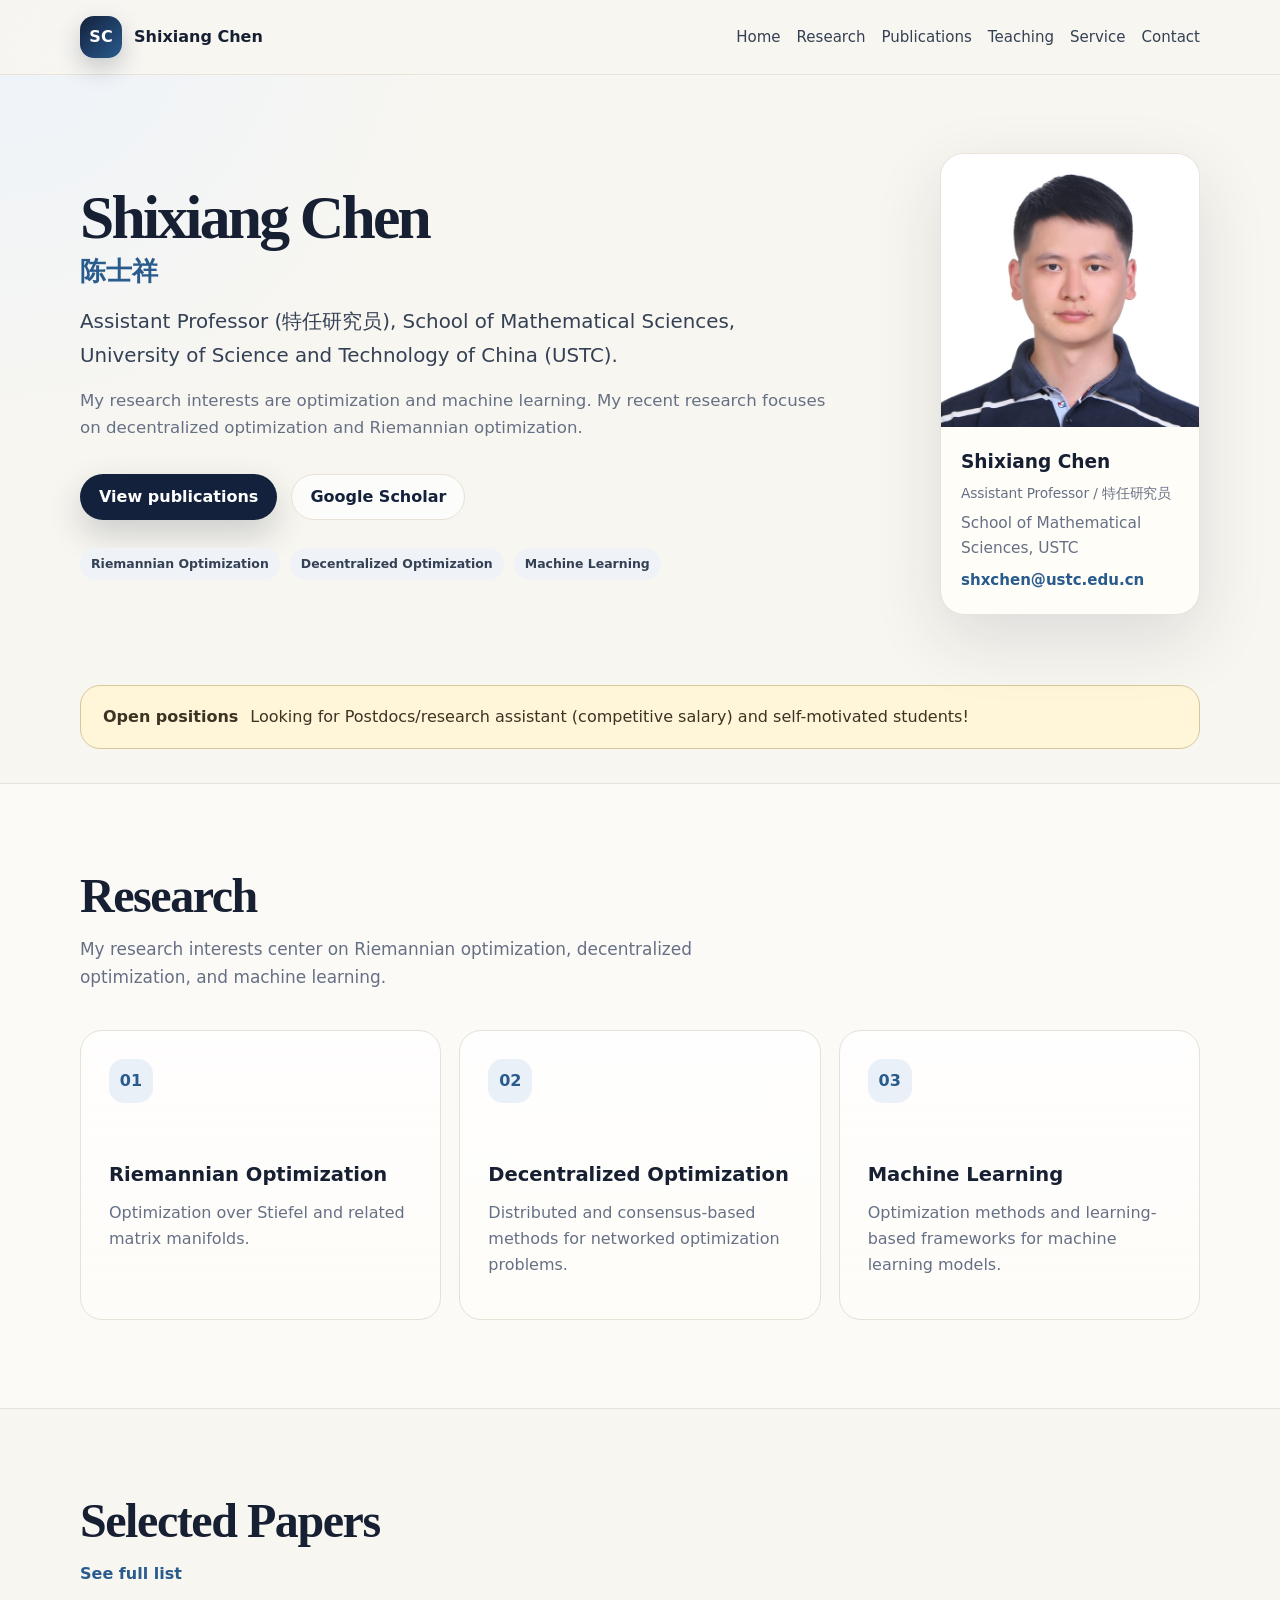
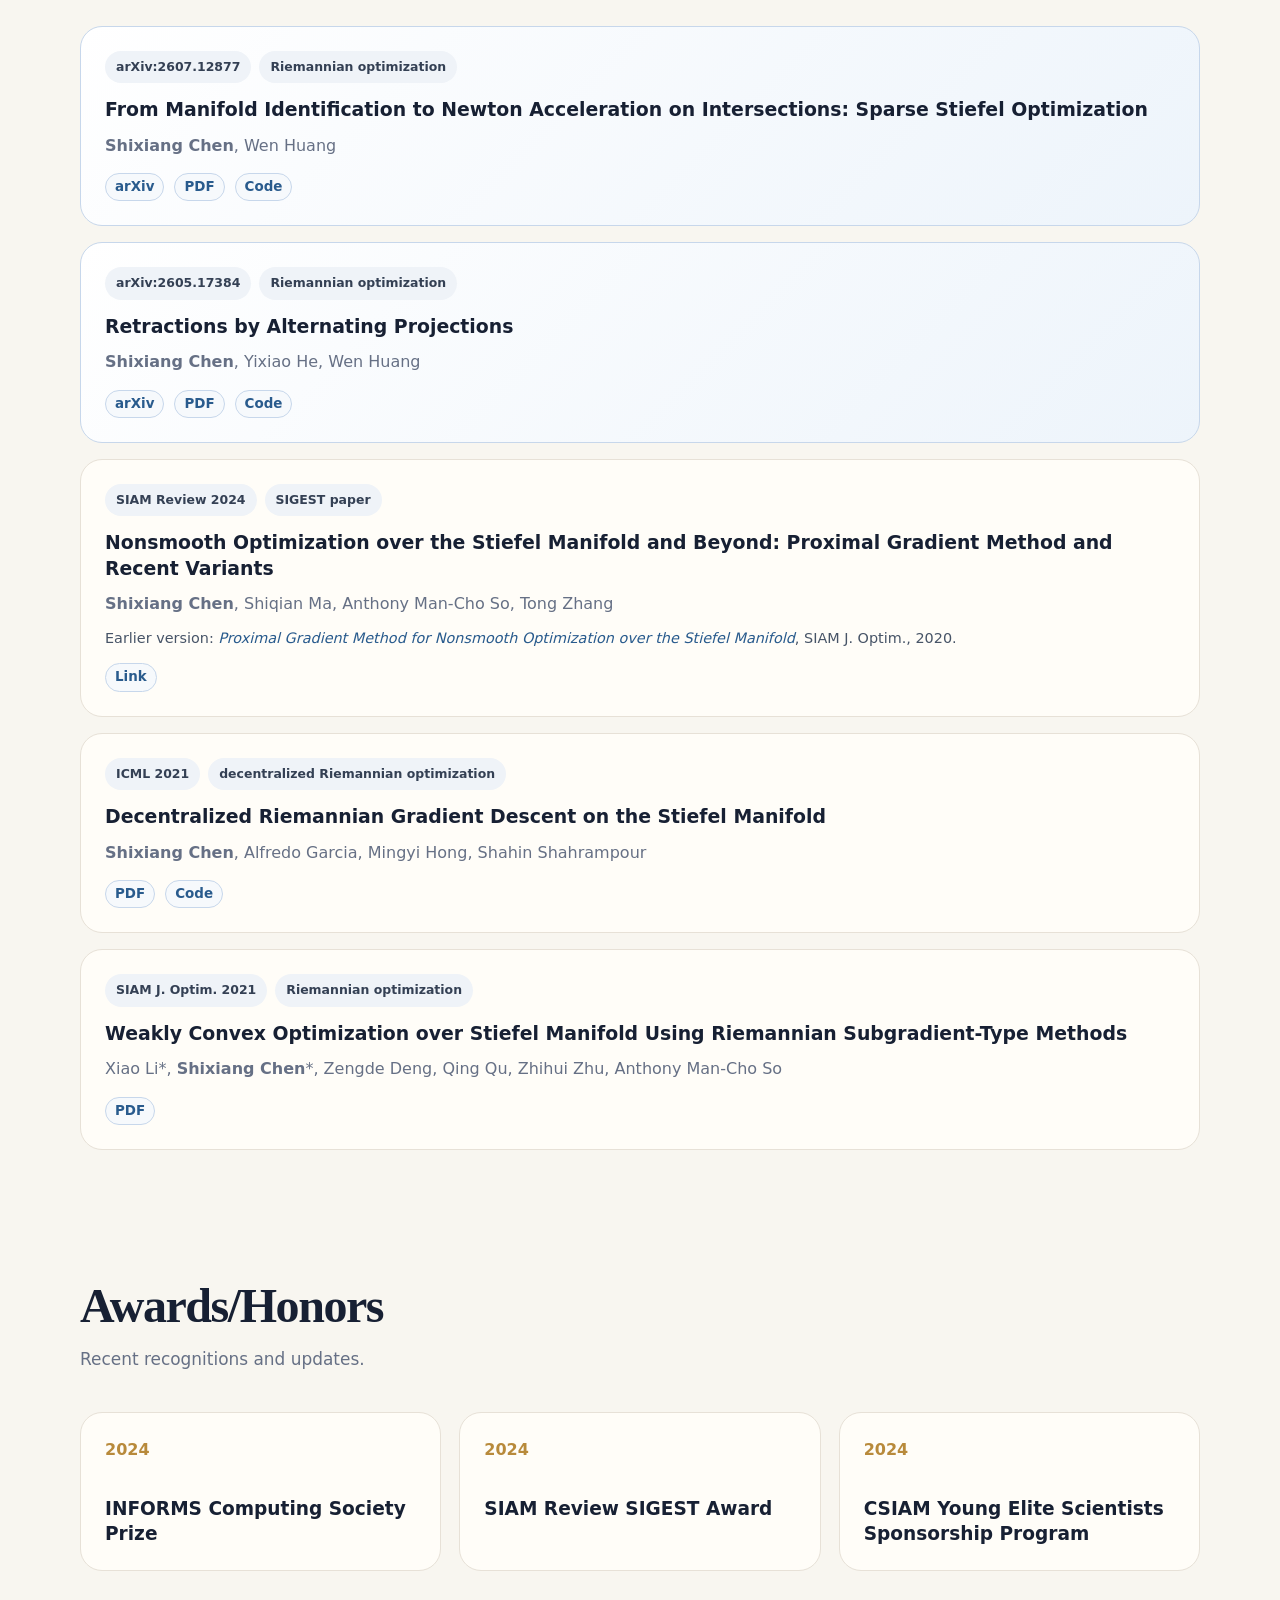
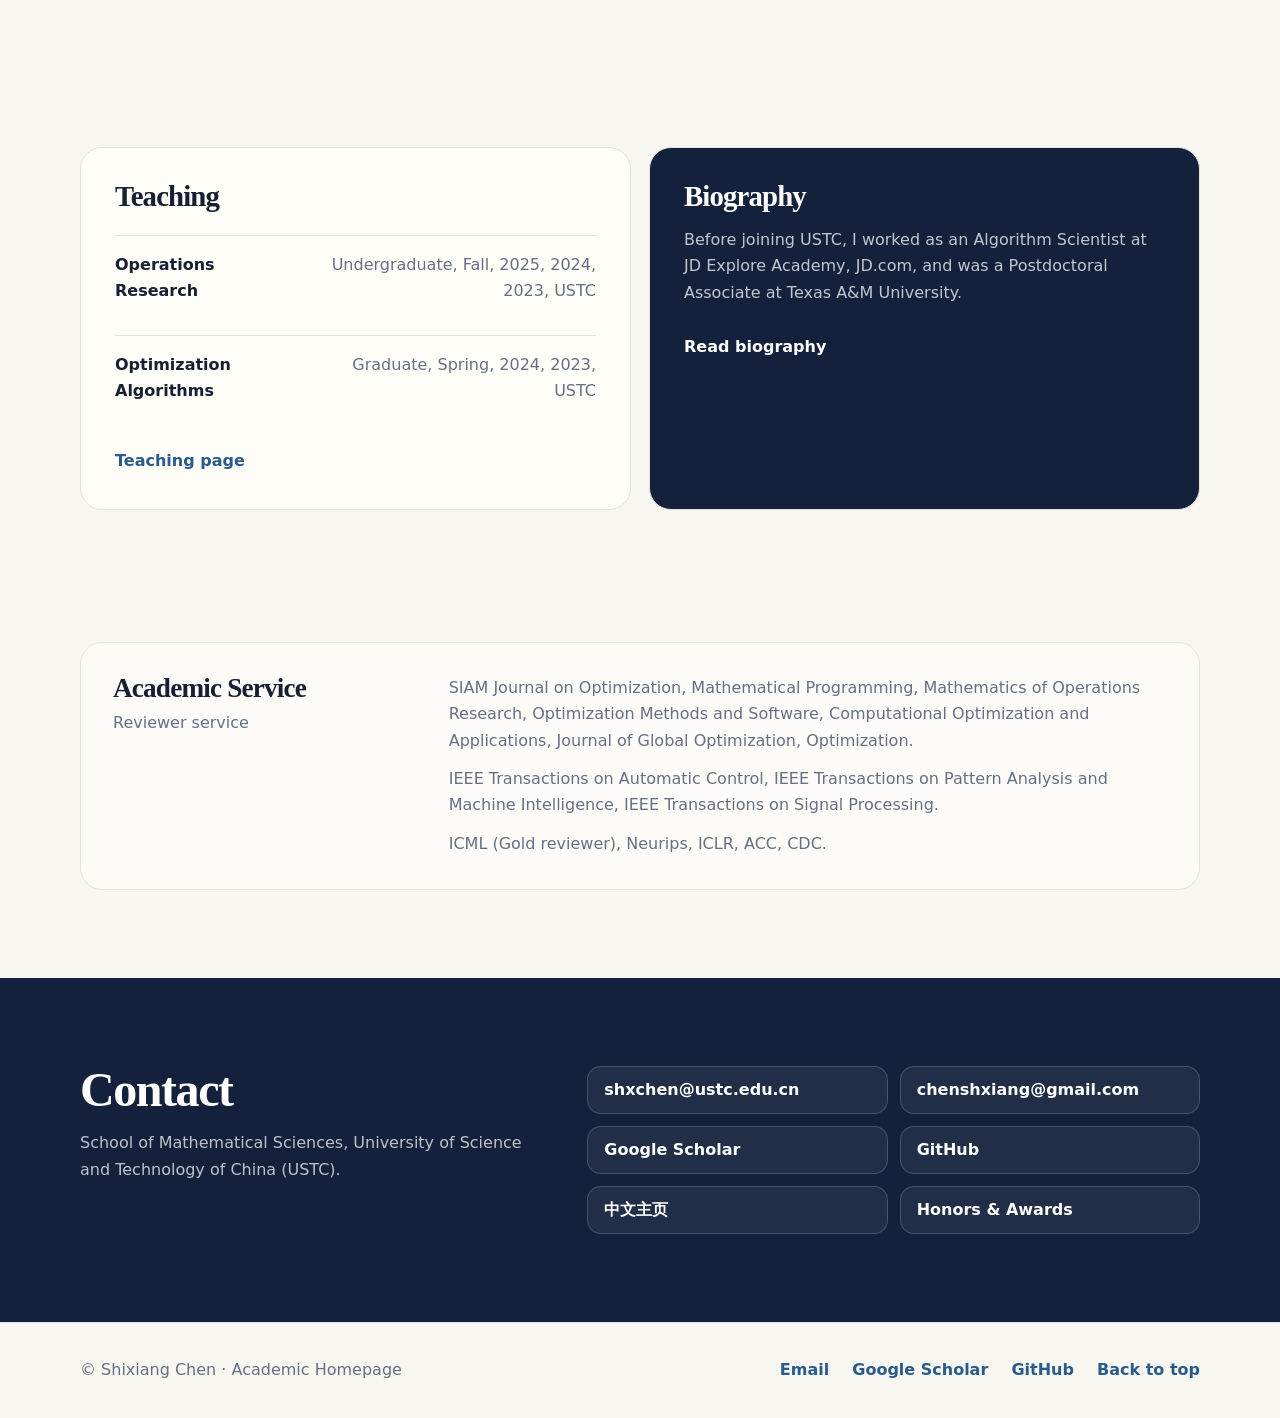
<file: index.html>
<!doctype html>
<html lang="en">
<head>
  <meta charset="utf-8" />
  <meta name="viewport" content="width=device-width, initial-scale=1" />
  <meta name="generator" content="jemdoc, see http://jemdoc.jaboc.net/" />
  <meta name="description" content="Shixiang Chen's academic homepage. Research in optimization, machine learning, decentralized optimization, and Riemannian optimization." />
  <link rel="stylesheet" href="jemdoc.css" type="text/css" />
  <link rel="shortcut icon" href="favicon.ico" />
  <link rel="bookmark" href="favicon.ico" type="image/x-icon" />
  <title>Shixiang Chen's Homepage (陈士祥)</title>
</head>
<body class="home-page">
  <header class="site-header">
    <div class="container nav-wrap">
      <a class="brand" href="#top" aria-label="Shixiang Chen homepage">
        <span class="brand-mark" aria-hidden="true">SC</span>
        <span class="brand-text">Shixiang Chen</span>
      </a>
      <nav class="nav-links" aria-label="Primary navigation">
        <a href="#top">Home</a>
        <a href="#research">Research</a>
        <a href="Publications.html">Publications</a>
        <a href="#teaching">Teaching</a>
        <a href="#service">Service</a>
        <a href="#contact">Contact</a>
      </nav>
    </div>
  </header>

  <main id="top">
    <section class="hero section-pad">
      <div class="container hero-grid">
        <div class="hero-copy">
          <h1>Shixiang Chen <span>陈士祥</span></h1>
          <p class="lead">
            Assistant Professor (特任研究员), School of Mathematical Sciences,
            University of Science and Technology of China (USTC).
          </p>
          <p class="hero-summary">
            My research interests are optimization and machine learning. My recent research focuses on
            decentralized optimization and Riemannian optimization.
          </p>
          <div class="hero-actions" aria-label="Key links">
            <a class="btn primary" href="#publications">View publications</a>
            <a class="btn ghost" href="https://scholar.google.com.hk/citations?user=WChDBRkAAAAJ&amp;hl">Google Scholar</a>
          </div>
          <div class="research-tags" aria-label="Research areas">
            <span>Riemannian Optimization</span>
            <span>Decentralized Optimization</span>
            <span>Machine Learning</span>
          </div>
        </div>
        <aside class="profile-card" aria-label="Profile">
          <img src="photos/bio.jpg" alt="Portrait of Shixiang Chen" />
          <div class="profile-info">
            <h2>Shixiang Chen</h2>
            <p class="profile-role">Assistant Professor / 特任研究员</p>
            <p>School of Mathematical Sciences, USTC</p>
            <a href="mailto:shxchen@ustc.edu.cn">shxchen@ustc.edu.cn</a>
          </div>
        </aside>
      </div>
    </section>

    <section class="notice-strip" aria-label="Open positions">
      <div class="container notice-inner">
        <strong>Open positions</strong>
        <span>Looking for Postdocs/research assistant (competitive salary) and self-motivated students!</span>
      </div>
    </section>

    <section id="research" class="section-pad muted">
      <div class="container">
        <div class="section-heading">
          <h2>Research</h2>
          <p>My research interests center on Riemannian optimization, decentralized optimization, and machine learning.</p>
        </div>
        <div class="research-grid">
          <article class="topic-card">
            <span class="topic-number">01</span>
            <h3>Riemannian Optimization</h3>
            <p>Optimization over Stiefel and related matrix manifolds.</p>
          </article>
          <article class="topic-card">
            <span class="topic-number">02</span>
            <h3>Decentralized Optimization</h3>
            <p>Distributed and consensus-based methods for networked optimization problems.</p>
          </article>
          <article class="topic-card">
            <span class="topic-number">03</span>
            <h3>Machine Learning</h3>
            <p>Optimization methods and learning-based frameworks for machine learning models.</p>
          </article>
        </div>
      </div>
    </section>

    <section id="publications" class="section-pad">
      <div class="container">
        <div class="section-heading">
          <h2>Selected Papers</h2>
          <a class="text-link" href="Publications.html">See full list</a>
        </div>
        <div class="paper-list">
          <article class="paper-card featured">
            <div class="paper-meta"><span>arXiv:2607.12877</span><span>Riemannian optimization</span></div>
            <h3>From Manifold Identification to Newton Acceleration on Intersections: Sparse Stiefel Optimization</h3>
            <p><strong>Shixiang Chen</strong>, Wen Huang</p>
            <p class="paper-links">
              <a href="https://arxiv.org/abs/2607.12877">arXiv</a>
              <a href="https://arxiv.org/pdf/2607.12877">PDF</a>
              <a href="https://github.com/chenshixiang/manifold_mix">Code</a>
            </p>
          </article>
          <article class="paper-card featured">
            <div class="paper-meta"><span>arXiv:2605.17384</span><span>Riemannian optimization</span></div>
            <h3>Retractions by Alternating Projections</h3>
            <p><strong>Shixiang Chen</strong>, Yixiao He, Wen Huang</p>
            <p class="paper-links">
              <a href="https://arxiv.org/abs/2605.17384">arXiv</a>
              <a href="https://arxiv.org/pdf/2605.17384">PDF</a>
              <a href="https://github.com/chenshixiang/ManifoldIntersections">Code</a>
            </p>
          </article>
          <article class="paper-card">
            <div class="paper-meta"><span>SIAM Review 2024</span><span>SIGEST paper</span></div>
            <h3>Nonsmooth Optimization over the Stiefel Manifold and Beyond: Proximal Gradient Method and Recent Variants</h3>
            <p><strong>Shixiang Chen</strong>, Shiqian Ma, Anthony Man-Cho So, Tong Zhang</p>
            <p class="paper-note">Earlier version: <a href="https://epubs.siam.org/doi/10.1137/18M122457X"><em>Proximal Gradient Method for Nonsmooth Optimization over the Stiefel Manifold</em></a>, SIAM J. Optim., 2020.</p>
            <p class="paper-links"><a href="https://epubs.siam.org/doi/10.1137/24M1628578">Link</a></p>
          </article>
          <article class="paper-card">
            <div class="paper-meta"><span>ICML 2021</span><span>decentralized Riemannian optimization</span></div>
            <h3>Decentralized Riemannian Gradient Descent on the Stiefel Manifold</h3>
            <p><strong>Shixiang Chen</strong>, Alfredo Garcia, Mingyi Hong, Shahin Shahrampour</p>
            <p class="paper-links">
              <a href="http://proceedings.mlr.press/v139/chen21g/chen21g.pdf">PDF</a>
              <a href="https://github.com/chenshixiang/Decentralized_Riemannian_gradient_descent_on_Stiefel_manifold">Code</a>
            </p>
          </article>
          <article class="paper-card">
            <div class="paper-meta"><span>SIAM J. Optim. 2021</span><span>Riemannian optimization</span></div>
            <h3>Weakly Convex Optimization over Stiefel Manifold Using Riemannian Subgradient-Type Methods</h3>
            <p>Xiao Li*, <strong>Shixiang Chen</strong>*, Zengde Deng, Qing Qu, Zhihui Zhu, Anthony Man-Cho So</p>
            <p class="paper-links"><a href="https://arxiv.org/pdf/1911.05047.pdf">PDF</a></p>
          </article>
        </div>
      </div>
    </section>

    <section id="awards" class="section-pad compact">
      <div class="container">
        <div class="section-heading">
          <h2>Awards/Honors</h2>
          <p>Recent recognitions and updates.</p>
        </div>
        <div class="highlight-grid">
          <article class="highlight-card">
            <span>2024</span>
            <h3>INFORMS Computing Society Prize</h3>
          </article>
          <article class="highlight-card">
            <span>2024</span>
            <h3>SIAM Review SIGEST Award</h3>
          </article>
          <article class="highlight-card">
            <span>2024</span>
            <h3>CSIAM Young Elite Scientists Sponsorship Program</h3>
          </article>
        </div>
      </div>
    </section>

    <section id="teaching" class="section-pad">
      <div class="container two-column">
        <div class="panel">
          <h2>Teaching</h2>
          <ul class="clean-list">
            <li><strong>Operations Research</strong><span>Undergraduate, Fall, 2025, 2024, 2023, USTC</span></li>
            <li><strong>Optimization Algorithms</strong><span>Graduate, Spring, 2024, 2023, USTC</span></li>
          </ul>
          <p class="panel-link"><a href="Teaching.html">Teaching page</a></p>
        </div>
        <div class="panel accent-panel">
          <h2>Biography</h2>
          <p>
            Before joining USTC, I worked as an Algorithm Scientist at JD Explore Academy, JD.com,
            and was a Postdoctoral Associate at Texas A&amp;M University.
          </p>
          <p class="panel-link"><a href="Biography.html">Read biography</a></p>
        </div>
      </div>
    </section>

    <section id="service" class="section-pad compact">
      <div class="container service-box">
        <div>
          <h2>Academic Service</h2>
          <p class="muted-text">Reviewer service</p>
        </div>
        <div>
          <p>
            SIAM Journal on Optimization, Mathematical Programming, Mathematics of Operations Research,
            Optimization Methods and Software, Computational Optimization and Applications,
            Journal of Global Optimization, Optimization.
          </p>
          <p>
            IEEE Transactions on Automatic Control, IEEE Transactions on Pattern Analysis and Machine Intelligence,
            IEEE Transactions on Signal Processing.
          </p>
          <p>ICML (Gold reviewer), Neurips, ICLR, ACC, CDC.</p>
        </div>
      </div>
    </section>

    <section id="contact" class="section-pad contact-section">
      <div class="container contact-grid">
        <div>
          <h2>Contact</h2>
          <p>School of Mathematical Sciences, University of Science and Technology of China (USTC).</p>
        </div>
        <div class="contact-links">
          <a href="mailto:shxchen@ustc.edu.cn">shxchen@ustc.edu.cn</a>
          <a href="mailto:chenshxiang@gmail.com">chenshxiang@gmail.com</a>
          <a href="https://scholar.google.com.hk/citations?user=WChDBRkAAAAJ&amp;hl">Google Scholar</a>
          <a href="https://github.com/chenshixiang">GitHub</a>
          <a href="http://faculty.ustc.edu.cn/chenshixiang/zh_CN/index.htm">中文主页</a>
          <a href="Recognition.html">Honors &amp; Awards</a>
        </div>
      </div>
    </section>
  </main>

  <footer class="footer">
    <div class="container footer-inner">
      <p>© Shixiang Chen · Academic Homepage</p>
      <div>
        <a href="mailto:shxchen@ustc.edu.cn">Email</a>
        <a href="https://scholar.google.com.hk/citations?user=WChDBRkAAAAJ&amp;hl">Google Scholar</a>
        <a href="https://github.com/chenshixiang">GitHub</a>
        <a href="#top">Back to top</a>
      </div>
    </div>
  </footer>
<!-- Statcounter: invisible visitor statistics. -->
<script type="text/javascript">
var sc_project=13353616;
var sc_invisible=1;
var sc_security="07c4f4b8";
</script>
<script type="text/javascript" src="https://www.statcounter.com/counter/counter.js" async="async"></script>
<noscript><div class="statcounter" style="display:none"><img class="statcounter" src="https://c.statcounter.com/13353616/0/07c4f4b8/1/" alt="" referrerpolicy="no-referrer-when-downgrade" /></div></noscript>
<!-- End of Statcounter code. -->
</body>
</html>
</file>
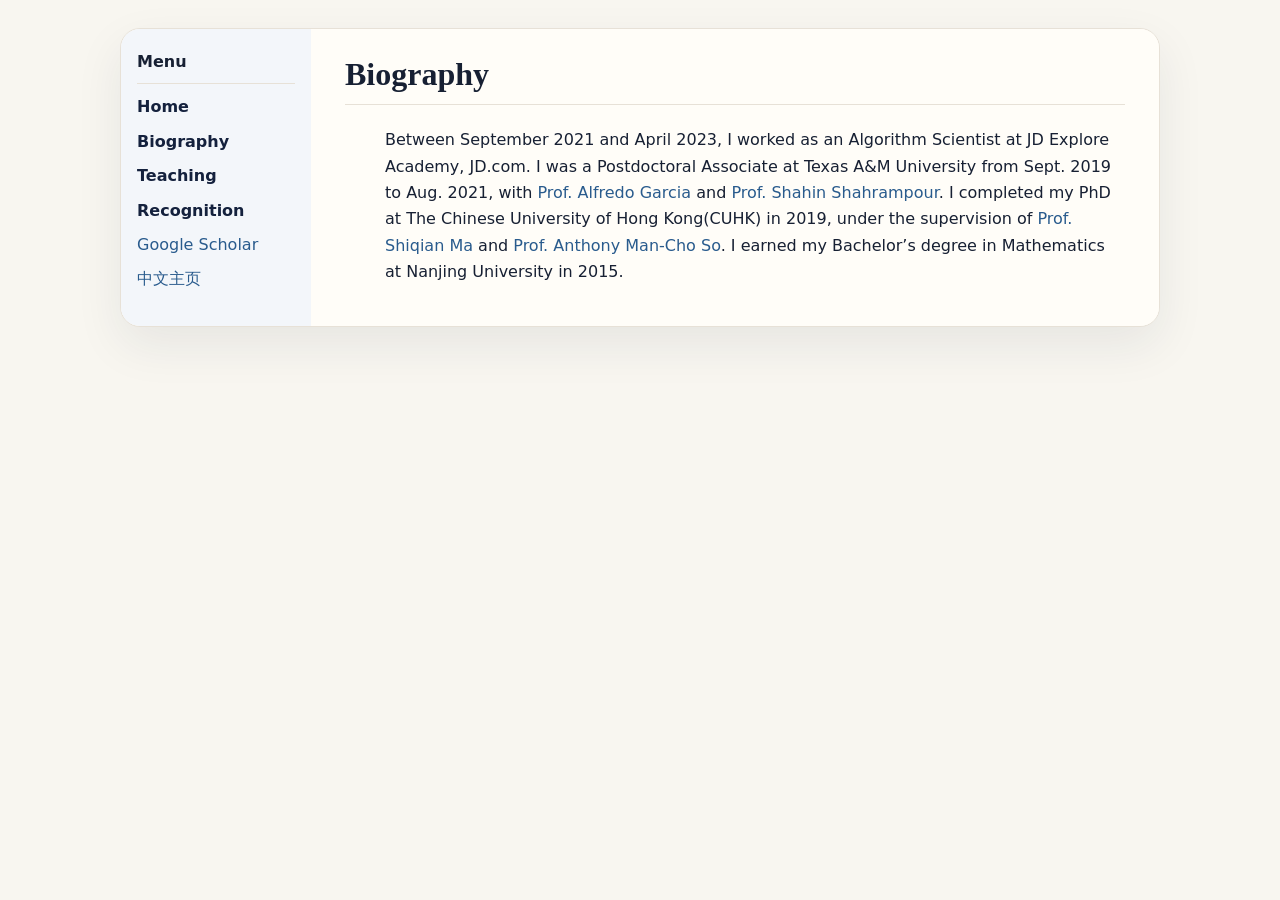
<file: Biography.html>
<!DOCTYPE html PUBLIC "-//W3C//DTD XHTML 1.1//EN"
  "http://www.w3.org/TR/xhtml11/DTD/xhtml11.dtd">
<html xmlns="http://www.w3.org/1999/xhtml" xml:lang="en">
<head>
<meta name="generator" content="jemdoc, see http://jemdoc.jaboc.net/" />
<meta http-equiv="Content-Type" content="text/html;charset=utf-8" />
<link rel="stylesheet" href="jemdoc.css" type="text/css" />
<link rel="shortcut icon" href="favicon.ico" />
<link rel="bookmark" href="favicon.ico" type="image/x-icon"　/>
<title> Honors </title>
</head>
<body>
<table summary="Table for page layout." id="tlayout">
<tr valign="top">
<td id="layout-menu">
<div class="menu-category">Menu</div>
<div class="menu-item"><a href="index.html" class="current">Home</a></div>
<div class="menu-item"><a href="Biography.html" class="current">Biography</a></div>
<div class="menu-item"><a href="Teaching.html" class="current">Teaching</a></div>
<div class="menu-item"><a href="Recognition.html" class="current">Recognition</a></div>
<div class="menu-item"><a href="https://scholar.google.com.hk/citations?user=WChDBRkAAAAJ&hl">Google Scholar</a></div>
<div class="menu-item"><a href="http://faculty.ustc.edu.cn/chenshixiang/zh_CN/index.htm">中文主页</a></div>
<!-- <div class="menu-item"><a href="https://www.researchgate.net/profile/Shixiang-Chen">ResearchGate</a></div> -->
<!-- <div class="menu-item"><a href="https://github.com/chenshixiang">GitHub</a></div> -->
</td>
<td id="layout-content">
<div id="toptitle">
<h1> Biography </h1>
</div>
<ul>
  Between September 2021 and April 2023, I worked as an Algorithm Scientist at JD Explore Academy, JD.com. I was a Postdoctoral Associate at Texas A&M University from Sept. 2019 to Aug. 2021, with <a href="https://engineering.tamu.edu/industrial/profiles/garcia-alfredo.html" >Prof. Alfredo Garcia</a> and <a href="https://coe.northeastern.edu/people/shahrampour-shahin/#_ga=2.165999222.955764217.1626195076-130449722.1593384374">Prof. Shahin Shahrampour</a>. 
I completed my PhD at The Chinese University of Hong Kong(CUHK) in 2019, under the supervision of <a href="http://sqma.rice.edu/">Prof. Shiqian Ma</a> and <a href="https://www1.se.cuhk.edu.hk/~manchoso/">Prof. Anthony Man-Cho So</a>. I earned my Bachelor’s degree in Mathematics at Nanjing University in 2015.
</ul>
</td>
</tr>
</table>
<!-- Statcounter: invisible visitor statistics. -->
<script type="text/javascript">
var sc_project=13353616;
var sc_invisible=1;
var sc_security="07c4f4b8";
</script>
<script type="text/javascript" src="https://www.statcounter.com/counter/counter.js" async="async"></script>
<noscript><div class="statcounter" style="display:none"><img class="statcounter" src="https://c.statcounter.com/13353616/0/07c4f4b8/1/" alt="" referrerpolicy="no-referrer-when-downgrade" /></div></noscript>
<!-- End of Statcounter code. -->
</body>
</html>
</file>
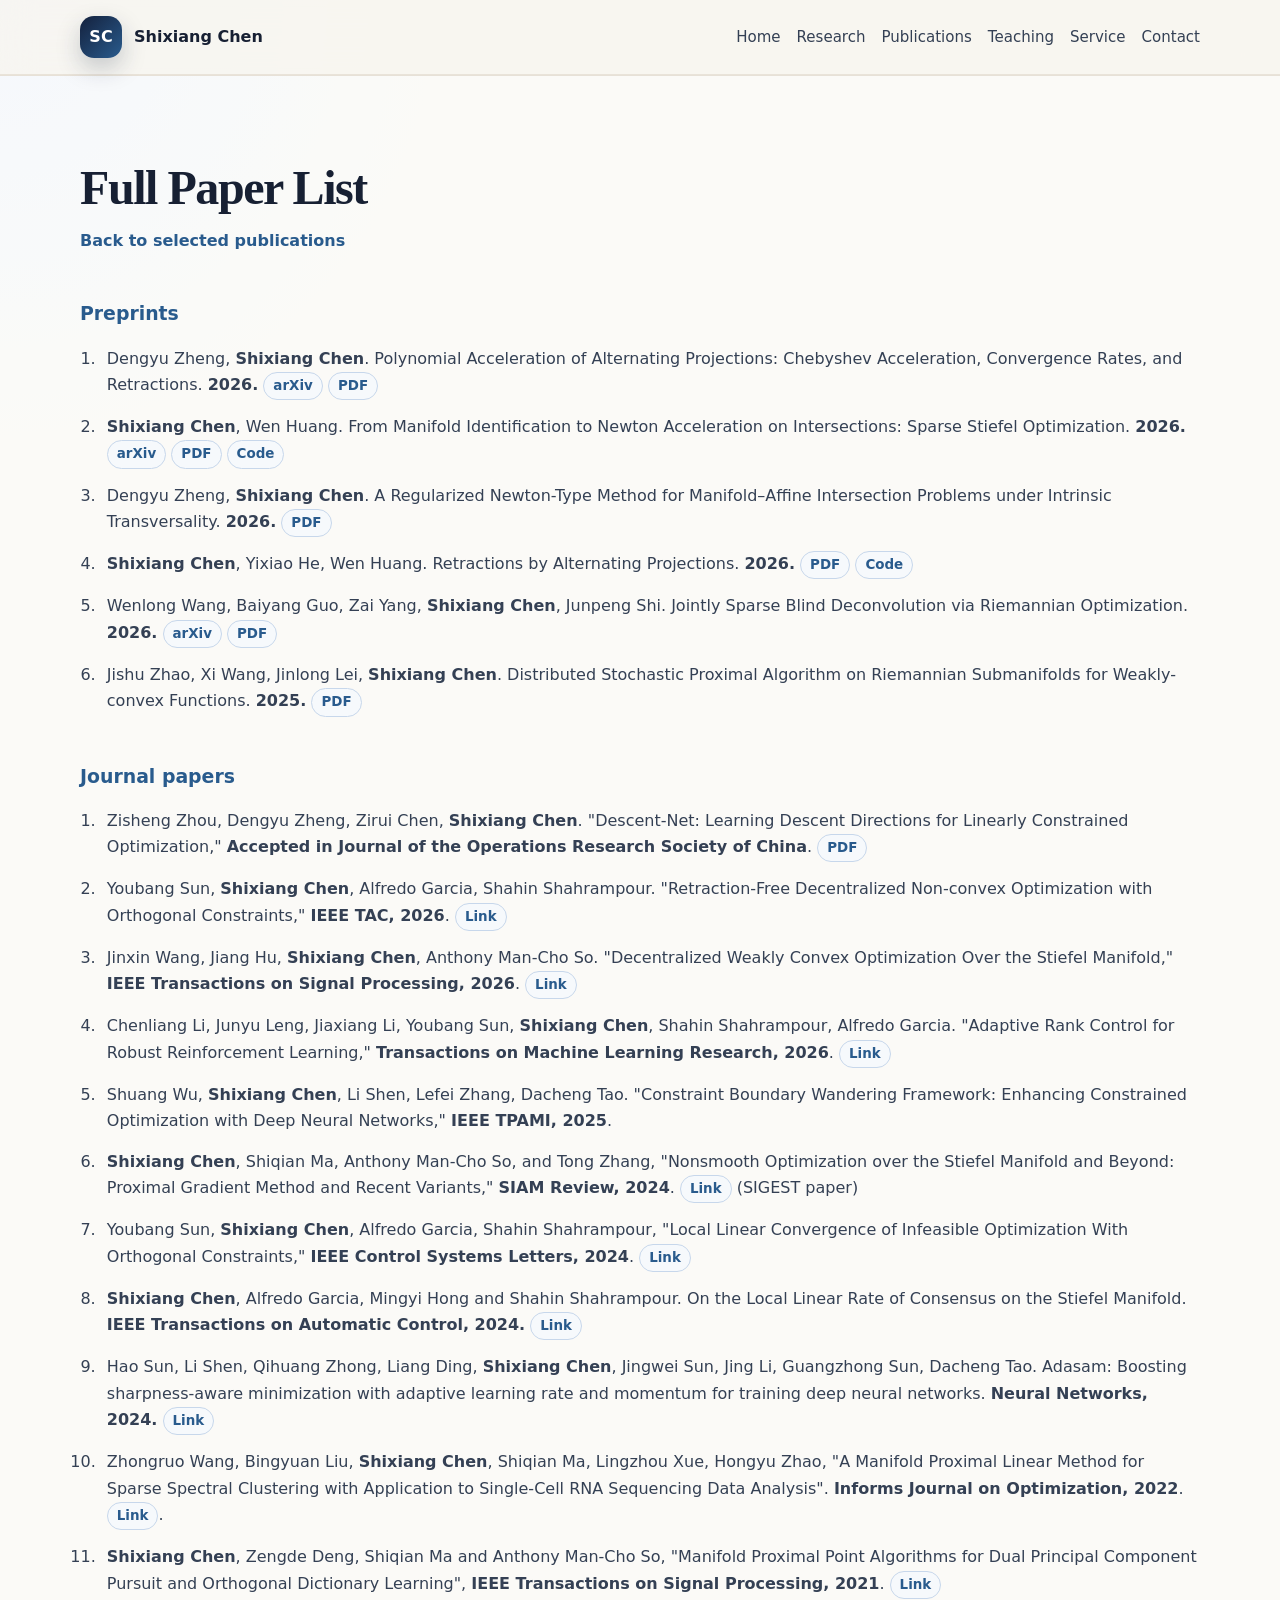
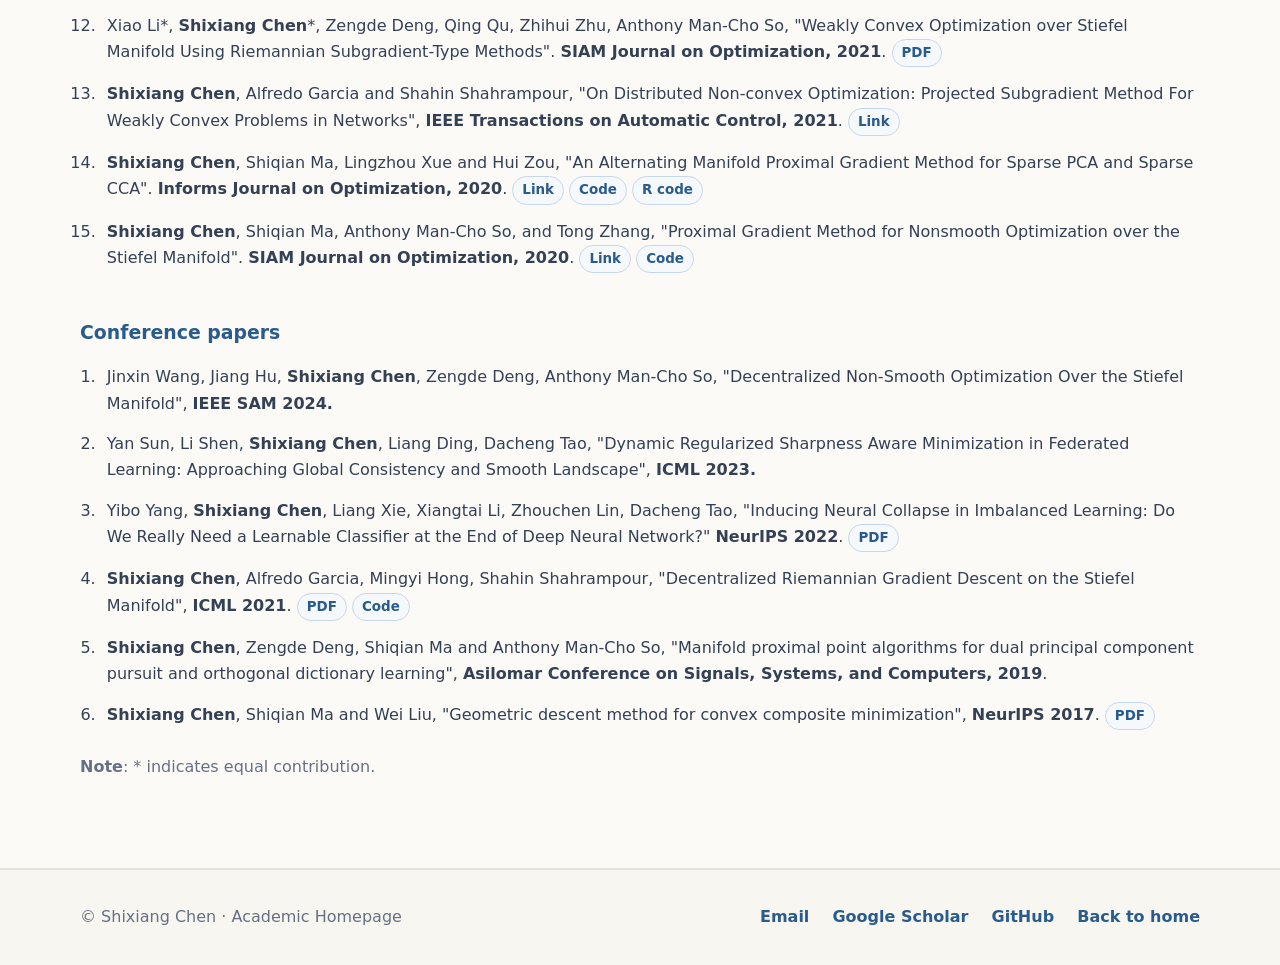
<file: Publications.html>
<!doctype html>
<html lang="en">
<head>
  <meta charset="utf-8" />
  <meta name="viewport" content="width=device-width, initial-scale=1" />
  <meta name="description" content="Full publication list of Shixiang Chen." />
  <link rel="stylesheet" href="jemdoc.css" type="text/css" />
  <link rel="shortcut icon" href="favicon.ico" />
  <link rel="bookmark" href="favicon.ico" type="image/x-icon" />
  <title>Publications | Shixiang Chen</title>
</head>
<body class="home-page">
  <header class="site-header">
    <div class="container nav-wrap">
      <a class="brand" href="index.html#top" aria-label="Shixiang Chen homepage">
        <span class="brand-mark" aria-hidden="true">SC</span>
        <span class="brand-text">Shixiang Chen</span>
      </a>
      <nav class="nav-links" aria-label="Primary navigation">
        <a href="index.html#top">Home</a>
        <a href="index.html#research">Research</a>
        <a href="Publications.html">Publications</a>
        <a href="index.html#teaching">Teaching</a>
        <a href="index.html#service">Service</a>
        <a href="index.html#contact">Contact</a>
      </nav>
    </div>
  </header>

  <main id="top">
    <section class="section-pad muted">
      <div class="container publication-section">
        <div class="section-heading">
          <h2>Full Paper List</h2>
          <a class="text-link" href="index.html#publications">Back to selected publications</a>
        </div>

        <h3>Preprints</h3>
        <ol class="publication-list">
          <li>Dengyu Zheng, <strong>Shixiang Chen</strong>. Polynomial Acceleration of Alternating Projections: Chebyshev Acceleration, Convergence Rates, and Retractions. <strong>2026.</strong> <a href="https://arxiv.org/abs/2610.06150">arXiv</a> <a href="https://arxiv.org/pdf/2610.06150">PDF</a></li>
          <li><strong>Shixiang Chen</strong>, Wen Huang. From Manifold Identification to Newton Acceleration on Intersections: Sparse Stiefel Optimization. <strong>2026.</strong> <a href="https://arxiv.org/abs/2607.12877">arXiv</a> <a href="https://arxiv.org/pdf/2607.12877">PDF</a> <a href="https://github.com/chenshixiang/manifold_mix">Code</a></li>
          <li>Dengyu Zheng, <strong>Shixiang Chen</strong>. A Regularized Newton-Type Method for Manifold&ndash;Affine Intersection Problems under Intrinsic Transversality. <strong>2026.</strong> <a href="https://arxiv.org/pdf/2606.31738">PDF</a></li>
          <li><strong>Shixiang Chen</strong>, Yixiao He, Wen Huang. Retractions by Alternating Projections. <strong>2026.</strong> <a href="https://arxiv.org/pdf/2605.17384">PDF</a> <a href="https://github.com/chenshixiang/ManifoldIntersections">Code</a></li>
          <li>Wenlong Wang, Baiyang Guo, Zai Yang, <strong>Shixiang Chen</strong>, Junpeng Shi. Jointly Sparse Blind Deconvolution via Riemannian Optimization. <strong>2026.</strong> <a href="https://arxiv.org/abs/2608.04465">arXiv</a> <a href="https://arxiv.org/pdf/2608.04465">PDF</a></li>
          <li>Jishu Zhao, Xi Wang, Jinlong Lei, <strong>Shixiang Chen</strong>. Distributed Stochastic Proximal Algorithm on Riemannian Submanifolds for Weakly-convex Functions. <strong>2025.</strong> <a href="https://arxiv.org/pdf/2510.22270">PDF</a></li>
        </ol>

        <h3>Journal papers</h3>
        <ol class="publication-list">
          <li>Zisheng Zhou, Dengyu Zheng, Zirui Chen, <strong>Shixiang Chen</strong>. "Descent-Net: Learning Descent Directions for Linearly Constrained Optimization," <strong>Accepted in Journal of the Operations Research Society of China</strong>. <a href="papers/descent-net.pdf">PDF</a></li>
          <li>Youbang Sun, <strong>Shixiang Chen</strong>, Alfredo Garcia, Shahin Shahrampour. "Retraction-Free Decentralized Non-convex Optimization with Orthogonal Constraints," <strong>IEEE TAC, 2026</strong>. <a href="https://ieeexplore.ieee.org/document/11692615">Link</a></li>
          <li>Jinxin Wang, Jiang Hu, <strong>Shixiang Chen</strong>, Anthony Man-Cho So. "Decentralized Weakly Convex Optimization Over the Stiefel Manifold," <strong>IEEE Transactions on Signal Processing, 2026</strong>. <a href="https://ieeexplore.ieee.org/document/11646513">Link</a></li>
          <li>Chenliang Li, Junyu Leng, Jiaxiang Li, Youbang Sun, <strong>Shixiang Chen</strong>, Shahin Shahrampour, Alfredo Garcia. "Adaptive Rank Control for Robust Reinforcement Learning," <strong>Transactions on Machine Learning Research, 2026</strong>. <a href="https://openreview.net/forum?id=lG7VizZQcS">Link</a></li>
          <li>Shuang Wu, <strong>Shixiang Chen</strong>, Li Shen, Lefei Zhang, Dacheng Tao. "Constraint Boundary Wandering Framework: Enhancing Constrained Optimization with Deep Neural Networks," <strong>IEEE TPAMI, 2025</strong>.</li>
          <li><strong>Shixiang Chen</strong>, Shiqian Ma, Anthony Man-Cho So, and Tong Zhang, "Nonsmooth Optimization over the Stiefel Manifold and Beyond: Proximal Gradient Method and Recent Variants," <strong>SIAM Review, 2024</strong>. <a href="https://epubs.siam.org/doi/10.1137/24M1628578">Link</a> (SIGEST paper)</li>
          <li>Youbang Sun, <strong>Shixiang Chen</strong>, Alfredo Garcia, Shahin Shahrampour, "Local Linear Convergence of Infeasible Optimization With Orthogonal Constraints," <strong>IEEE Control Systems Letters, 2024</strong>. <a href="https://ieeexplore.ieee.org/document/10786380">Link</a></li>
          <li><strong>Shixiang Chen</strong>, Alfredo Garcia, Mingyi Hong and Shahin Shahrampour. On the Local Linear Rate of Consensus on the Stiefel Manifold. <strong>IEEE Transactions on Automatic Control, 2024.</strong> <a href="https://ieeexplore.ieee.org/document/10310108">Link</a></li>
          <li>Hao Sun, Li Shen, Qihuang Zhong, Liang Ding, <strong>Shixiang Chen</strong>, Jingwei Sun, Jing Li, Guangzhong Sun, Dacheng Tao. Adasam: Boosting sharpness-aware minimization with adaptive learning rate and momentum for training deep neural networks. <strong>Neural Networks, 2024.</strong> <a href="https://www.sciencedirect.com/science/article/pii/S0893608023006068">Link</a></li>
          <li>Zhongruo Wang, Bingyuan Liu, <strong>Shixiang Chen</strong>, Shiqian Ma, Lingzhou Xue, Hongyu Zhao, "A Manifold Proximal Linear Method for Sparse Spectral Clustering with Application to Single-Cell RNA Sequencing Data Analysis". <strong>Informs Journal on Optimization, 2022</strong>. <a href="https://pubsonline.informs.org/doi/abs/10.1287/ijoo.2021.0064">Link</a>.</li>
          <li><strong>Shixiang Chen</strong>, Zengde Deng, Shiqian Ma and Anthony Man-Cho So, "Manifold Proximal Point Algorithms for Dual Principal Component Pursuit and Orthogonal Dictionary Learning", <strong>IEEE Transactions on Signal Processing, 2021</strong>. <a href="https://ieeexplore.ieee.org/document/9496215">Link</a></li>
          <li>Xiao Li*, <strong>Shixiang Chen</strong>*, Zengde Deng, Qing Qu, Zhihui Zhu, Anthony Man-Cho So, "Weakly Convex Optimization over Stiefel Manifold Using Riemannian Subgradient-Type Methods". <strong>SIAM Journal on Optimization, 2021</strong>. <a href="https://arxiv.org/pdf/1911.05047.pdf">PDF</a></li>
          <li><strong>Shixiang Chen</strong>, Alfredo Garcia and Shahin Shahrampour, "On Distributed Non-convex Optimization: Projected Subgradient Method For Weakly Convex Problems in Networks", <strong>IEEE Transactions on Automatic Control, 2021</strong>. <a href="https://ieeexplore.ieee.org/abstract/document/9345428">Link</a></li>
          <li><strong>Shixiang Chen</strong>, Shiqian Ma, Lingzhou Xue and Hui Zou, "An Alternating Manifold Proximal Gradient Method for Sparse PCA and Sparse CCA". <strong>Informs Journal on Optimization, 2020</strong>. <a href="https://pubsonline.informs.org/doi/abs/10.1287/ijoo.2019.0032">Link</a> <a href="https://github.com/chenshixiang/AManPG">Code</a> <a href="https://cran.r-project.org/web/packages/amanpg/">R code</a></li>
          <li><strong>Shixiang Chen</strong>, Shiqian Ma, Anthony Man-Cho So, and Tong Zhang, "Proximal Gradient Method for Nonsmooth Optimization over the Stiefel Manifold". <strong>SIAM Journal on Optimization, 2020</strong>. <a href="https://epubs.siam.org/doi/10.1137/18M122457X">Link</a> <a href="https://github.com/chenshixiang/ManPG">Code</a></li>
        </ol>

        <h3>Conference papers</h3>
        <ol class="publication-list">
          <li>Jinxin Wang, Jiang Hu, <strong>Shixiang Chen</strong>, Zengde Deng, Anthony Man-Cho So, "Decentralized Non-Smooth Optimization Over the Stiefel Manifold", <strong>IEEE SAM 2024.</strong></li>
          <li>Yan Sun, Li Shen, <strong>Shixiang Chen</strong>, Liang Ding, Dacheng Tao, "Dynamic Regularized Sharpness Aware Minimization in Federated Learning: Approaching Global Consistency and Smooth Landscape", <strong>ICML 2023.</strong></li>
          <li>Yibo Yang, <strong>Shixiang Chen</strong>, Liang Xie, Xiangtai Li, Zhouchen Lin, Dacheng Tao, "Inducing Neural Collapse in Imbalanced Learning: Do We Really Need a Learnable Classifier at the End of Deep Neural Network?" <strong>NeurIPS 2022</strong>. <a href="https://openreview.net/pdf?id=A6EmxI3_Xc">PDF</a></li>
          <li><strong>Shixiang Chen</strong>, Alfredo Garcia, Mingyi Hong, Shahin Shahrampour, "Decentralized Riemannian Gradient Descent on the Stiefel Manifold", <strong>ICML 2021</strong>. <a href="http://proceedings.mlr.press/v139/chen21g/chen21g.pdf">PDF</a> <a href="https://github.com/chenshixiang/Decentralized_Riemannian_gradient_descent_on_Stiefel_manifold">Code</a></li>
          <li><strong>Shixiang Chen</strong>, Zengde Deng, Shiqian Ma and Anthony Man-Cho So, "Manifold proximal point algorithms for dual principal component pursuit and orthogonal dictionary learning", <strong>Asilomar Conference on Signals, Systems, and Computers, 2019</strong>.</li>
          <li><strong>Shixiang Chen</strong>, Shiqian Ma and Wei Liu, "Geometric descent method for convex composite minimization", <strong>NeurIPS 2017</strong>. <a href="https://proceedings.neurips.cc/paper/2017/file/a8abb4bb284b5b27aa7cb790dc20f80b-Paper.pdf">PDF</a></li>
        </ol>
        <p class="note"><strong>Note</strong>: * indicates equal contribution.</p>
      </div>
    </section>
  </main>

  <footer class="footer">
    <div class="container footer-inner">
      <p>© Shixiang Chen · Academic Homepage</p>
      <div>
        <a href="mailto:shxchen@ustc.edu.cn">Email</a>
        <a href="https://scholar.google.com.hk/citations?user=WChDBRkAAAAJ&amp;hl">Google Scholar</a>
        <a href="https://github.com/chenshixiang">GitHub</a>
        <a href="index.html#top">Back to home</a>
      </div>
    </div>
  </footer>
<!-- Statcounter: invisible visitor statistics. -->
<script type="text/javascript">
var sc_project=13353616;
var sc_invisible=1;
var sc_security="07c4f4b8";
</script>
<script type="text/javascript" src="https://www.statcounter.com/counter/counter.js" async="async"></script>
<noscript><div class="statcounter" style="display:none"><img class="statcounter" src="https://c.statcounter.com/13353616/0/07c4f4b8/1/" alt="" referrerpolicy="no-referrer-when-downgrade" /></div></noscript>
<!-- End of Statcounter code. -->
</body>
</html>
</file>
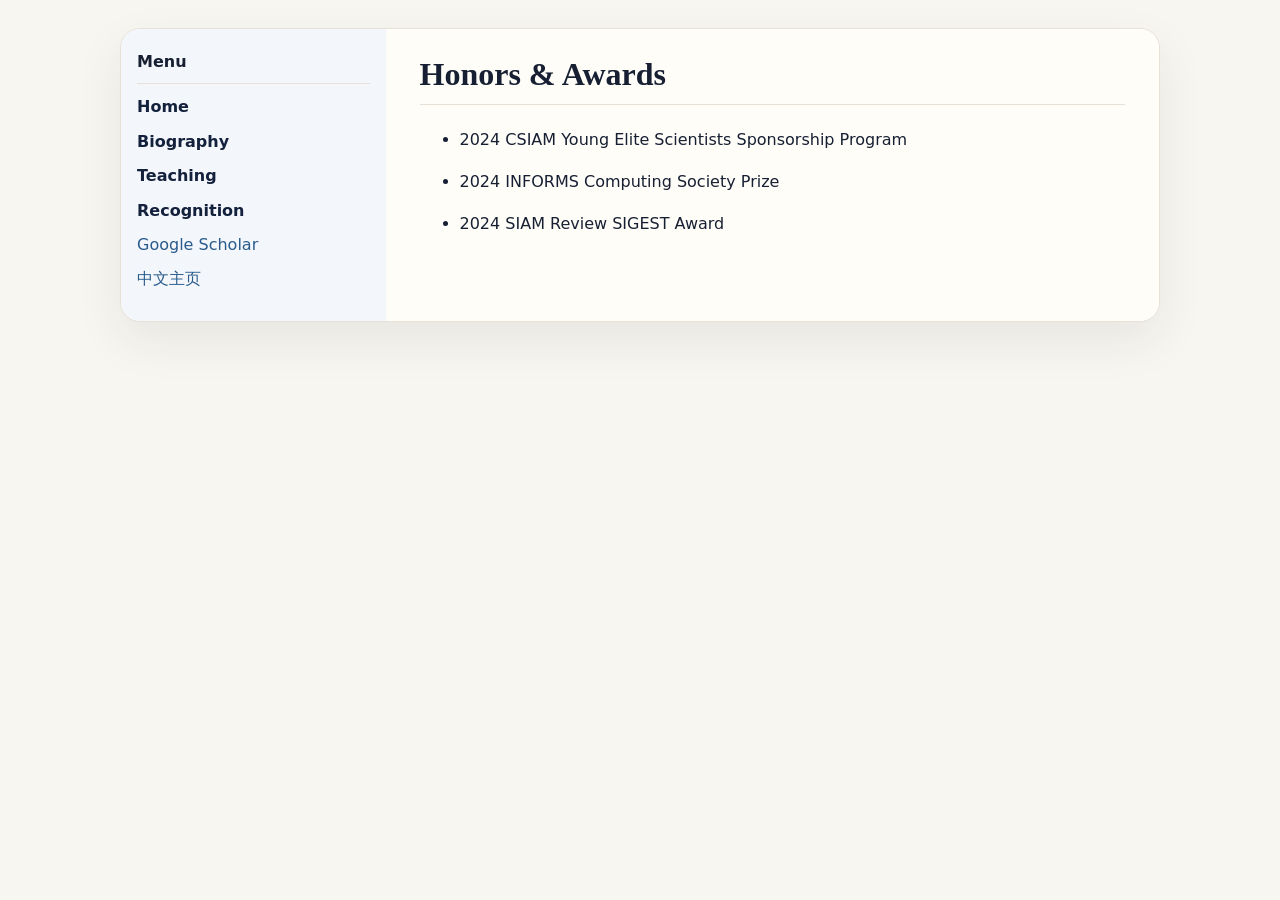
<file: Recognition.html>
<!DOCTYPE html PUBLIC "-//W3C//DTD XHTML 1.1//EN"
  "http://www.w3.org/TR/xhtml11/DTD/xhtml11.dtd">
<html xmlns="http://www.w3.org/1999/xhtml" xml:lang="en">
<head>
<meta name="generator" content="jemdoc, see http://jemdoc.jaboc.net/" />
<meta http-equiv="Content-Type" content="text/html;charset=utf-8" />
<link rel="stylesheet" href="jemdoc.css" type="text/css" />
<link rel="shortcut icon" href="favicon.ico" />
<link rel="bookmark" href="favicon.ico" type="image/x-icon"　/>
<title> Honors and Awards </title> 
</head>
<body>
<table summary="Table for page layout." id="tlayout">
<tr valign="top">
<td id="layout-menu">
<div class="menu-category">Menu</div>
<div class="menu-item"><a href="index.html" class="current">Home</a></div>
<div class="menu-item"><a href="Biography.html" class="current">Biography</a></div>
<div class="menu-item"><a href="Teaching.html" class="current">Teaching</a></div>
<div class="menu-item"><a href="Recognition.html" class="current">Recognition</a></div>
<div class="menu-item"><a href="https://scholar.google.com.hk/citations?user=WChDBRkAAAAJ&hl">Google Scholar</a></div>
<div class="menu-item"><a href="http://faculty.ustc.edu.cn/chenshixiang/zh_CN/index.htm">中文主页</a></div>
<!-- <div class="menu-item"><a href="https://www.researchgate.net/profile/Shixiang-Chen">ResearchGate</a></div> -->
<!-- <div class="menu-item"><a href="https://github.com/chenshixiang">GitHub</a></div> -->
</td>
<td id="layout-content">
<div id="toptitle">
<h1> Honors &amp; Awards </h1>
</div>
<ul>
  <li><p> 2024 CSIAM Young Elite Scientists Sponsorship  Program </p></li>
  <li><p> 2024 INFORMS Computing Society Prize </p></li>
  <li><p> 2024 SIAM Review SIGEST Award </p></li>
</ul>
</td>
</tr>
</table>
<!-- Statcounter: invisible visitor statistics. -->
<script type="text/javascript">
var sc_project=13353616;
var sc_invisible=1;
var sc_security="07c4f4b8";
</script>
<script type="text/javascript" src="https://www.statcounter.com/counter/counter.js" async="async"></script>
<noscript><div class="statcounter" style="display:none"><img class="statcounter" src="https://c.statcounter.com/13353616/0/07c4f4b8/1/" alt="" referrerpolicy="no-referrer-when-downgrade" /></div></noscript>
<!-- End of Statcounter code. -->
</body>
</html>
</file>
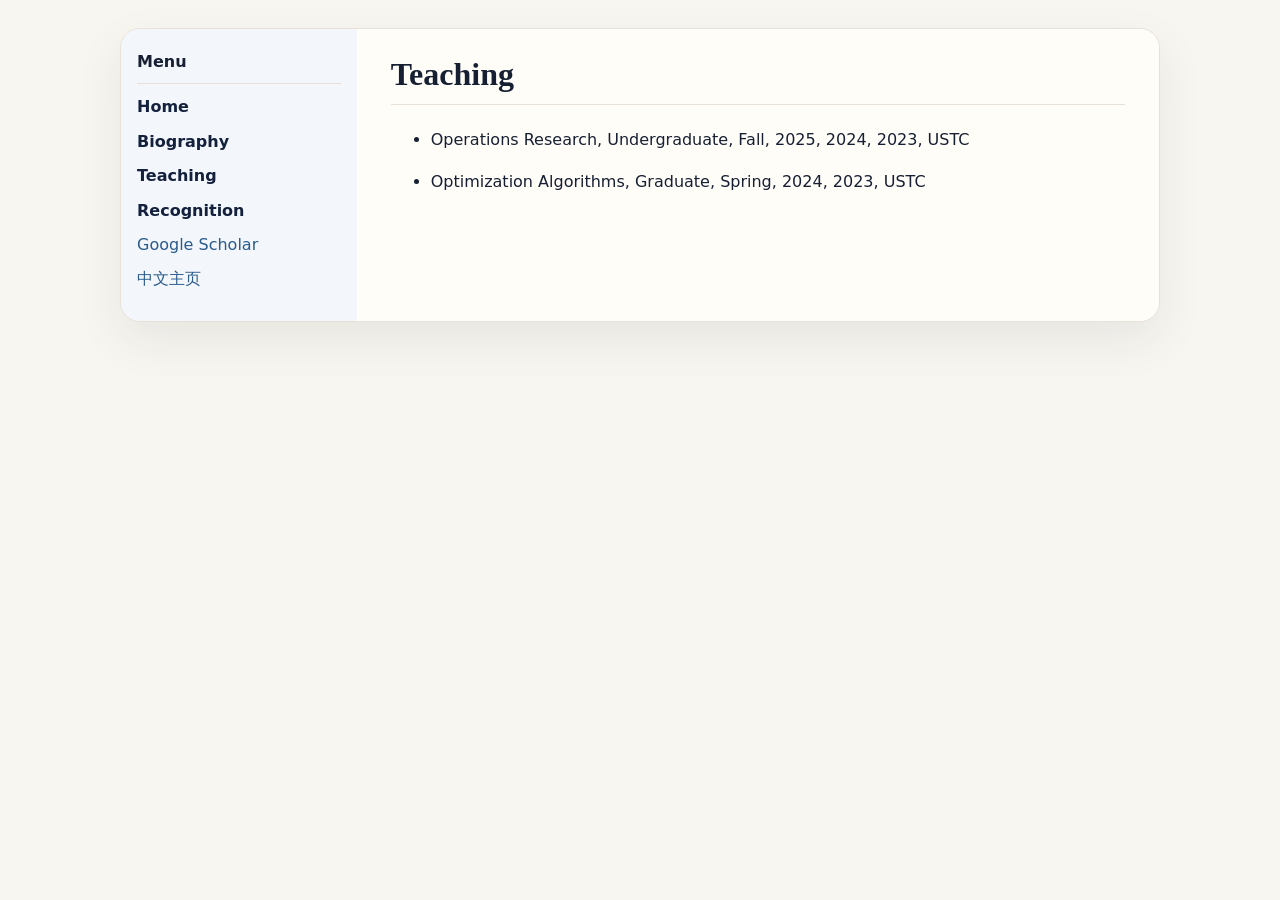
<file: Teaching.html>
<!DOCTYPE html PUBLIC "-//W3C//DTD XHTML 1.1//EN"
  "http://www.w3.org/TR/xhtml11/DTD/xhtml11.dtd">
<html xmlns="http://www.w3.org/1999/xhtml" xml:lang="en">
<head>
<meta name="generator" content="jemdoc, see http://jemdoc.jaboc.net/" />
<meta http-equiv="Content-Type" content="text/html;charset=utf-8" />
<link rel="stylesheet" href="jemdoc.css" type="text/css" />
<link rel="shortcut icon" href="favicon.ico" />
<link rel="bookmark" href="favicon.ico" type="image/x-icon"　/>
<title> Teaching </title>
</head>
<body>
<table summary="Table for page layout." id="tlayout">
<tr valign="top">
<td id="layout-menu">
<div class="menu-category">Menu</div>
<div class="menu-item"><a href="index.html" class="current">Home</a></div>
<div class="menu-item"><a href="Biography.html" class="current">Biography</a></div>
<div class="menu-item"><a href="Teaching.html" class="current">Teaching</a></div>
<div class="menu-item"><a href="Recognition.html" class="current">Recognition</a></div>
<div class="menu-item"><a href="https://scholar.google.com.hk/citations?user=WChDBRkAAAAJ&hl">Google Scholar</a></div>
<div class="menu-item"><a href="http://faculty.ustc.edu.cn/chenshixiang/zh_CN/index.htm">中文主页</a></div>
<!-- <div class="menu-item"><a href="https://www.researchgate.net/profile/Shixiang-Chen">ResearchGate</a></div> -->
<!-- <div class="menu-item"><a href="https://github.com/chenshixiang">GitHub</a></div> -->
</td>
<td id="layout-content">
<div id="toptitle">
<h1> Teaching </h1>
</div>
<ul>
  <li><p> Operations Research, Undergraduate, Fall, 2025, 2024, 2023, USTC </p></li>
  <li><p> Optimization Algorithms, Graduate, Spring, 2024, 2023, USTC </p></li>
</ul>
</td>
</tr>
</table>
<!-- Statcounter: invisible visitor statistics. -->
<script type="text/javascript">
var sc_project=13353616;
var sc_invisible=1;
var sc_security="07c4f4b8";
</script>
<script type="text/javascript" src="https://www.statcounter.com/counter/counter.js" async="async"></script>
<noscript><div class="statcounter" style="display:none"><img class="statcounter" src="https://c.statcounter.com/13353616/0/07c4f4b8/1/" alt="" referrerpolicy="no-referrer-when-downgrade" /></div></noscript>
<!-- End of Statcounter code. -->
</body>
</html>
</file>
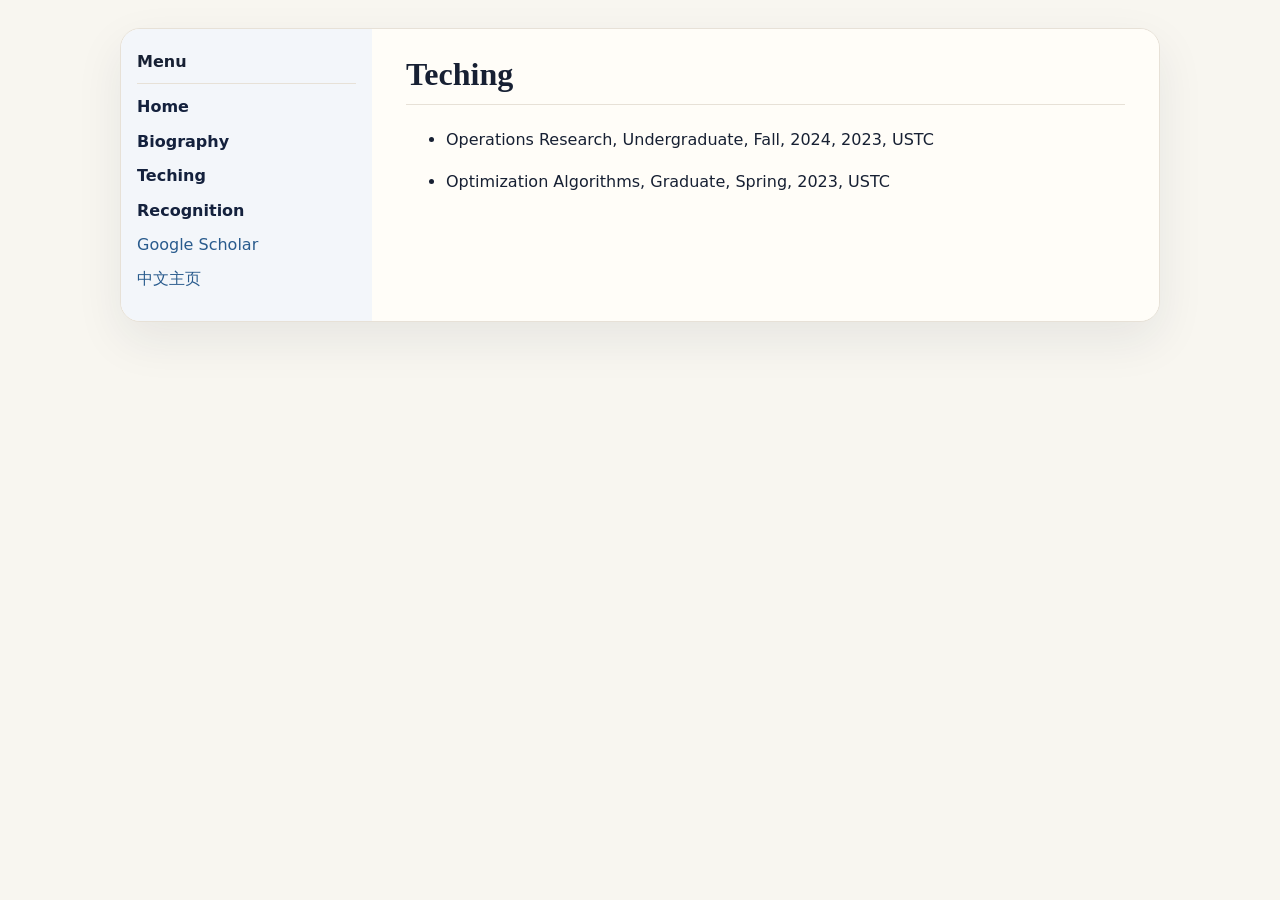
<file: Teching.html>
<!DOCTYPE html PUBLIC "-//W3C//DTD XHTML 1.1//EN"
  "http://www.w3.org/TR/xhtml11/DTD/xhtml11.dtd">
<html xmlns="http://www.w3.org/1999/xhtml" xml:lang="en">
<head>
<meta name="generator" content="jemdoc, see http://jemdoc.jaboc.net/" />
<meta http-equiv="Content-Type" content="text/html;charset=utf-8" />
<link rel="stylesheet" href="jemdoc.css" type="text/css" />
<link rel="shortcut icon" href="favicon.ico" />
<link rel="bookmark" href="favicon.ico" type="image/x-icon"　/>
<title> Teching </title>
</head>
<body>
<table summary="Table for page layout." id="tlayout">
<tr valign="top">
<td id="layout-menu">
<div class="menu-category">Menu</div>
<div class="menu-item"><a href="index.html" class="current">Home</a></div>
<div class="menu-item"><a href="Biography.html" class="current">Biography</a></div>
<div class="menu-item"><a href="Teching.html" class="current">Teching</a></div>
<div class="menu-item"><a href="Recognition.html" class="current">Recognition</a></div>
<div class="menu-item"><a href="https://scholar.google.com.hk/citations?user=WChDBRkAAAAJ&hl">Google Scholar</a></div>
<div class="menu-item"><a href="http://faculty.ustc.edu.cn/chenshixiang/zh_CN/index.htm">中文主页</a></div>
<!-- <div class="menu-item"><a href="https://www.researchgate.net/profile/Shixiang-Chen">ResearchGate</a></div> -->
<!-- <div class="menu-item"><a href="https://github.com/chenshixiang">GitHub</a></div> -->
</td>
<td id="layout-content">
<div id="toptitle">
<h1> Teching </h1>
</div>
<ul>
  <li><p> Operations Research, Undergraduate, Fall, 2024, 2023, USTC </p></li>
  <li><p> Optimization Algorithms, Graduate, Spring, 2023, USTC </p></li>
</ul>
</td>
</tr>
</table>
</body>
</html>
</file>
<file: jemdoc.css>
/* Modern academic homepage styles with light compatibility for legacy jemdoc pages. */

:root {
  --bg: #f8f6f0;
  --paper: #fffdf8;
  --ink: #172033;
  --muted: #667085;
  --line: #e7e1d7;
  --navy: #14213d;
  --blue: #295b8d;
  --blue-soft: #e9f0f8;
  --gold: #b88a3b;
  --shadow: 0 24px 70px rgba(20, 33, 61, 0.12);
  --radius: 22px;
}

* {
  box-sizing: border-box;
}

html {
  scroll-behavior: smooth;
}

body {
  margin: 0;
  color: var(--ink);
  background: var(--bg);
  font-family: Inter, ui-sans-serif, system-ui, -apple-system, BlinkMacSystemFont, "Segoe UI", sans-serif;
  line-height: 1.65;
  overflow-x: hidden;
}

a {
  color: var(--blue);
  text-decoration: none;
}

a:hover {
  color: var(--navy);
}

h1,
h2,
h3,
p {
  margin-top: 0;
}

strong {
  font-weight: 750;
}

.container {
  width: min(1120px, calc(100% - 40px));
  margin: 0 auto;
}

.section-pad {
  padding: 88px 0;
}

.compact {
  padding-top: 44px;
}

.home-page {
  background:
    radial-gradient(circle at top left, #edf3fb 0, rgba(237, 243, 251, 0) 30rem),
    var(--bg);
}

.site-header {
  position: sticky;
  top: 0;
  z-index: 10;
  background: rgba(248, 246, 240, 0.84);
  border-bottom: 1px solid rgba(231, 225, 215, 0.88);
  backdrop-filter: blur(16px);
}

.nav-wrap {
  min-height: 74px;
  display: flex;
  align-items: center;
  justify-content: space-between;
  gap: 22px;
}

.brand {
  display: inline-flex;
  align-items: center;
  gap: 12px;
  color: var(--ink);
  font-weight: 750;
}

.brand-mark {
  width: 42px;
  height: 42px;
  display: inline-grid;
  place-items: center;
  border-radius: 14px;
  color: #fff;
  background: linear-gradient(135deg, var(--navy), var(--blue));
  box-shadow: 0 10px 24px rgba(20, 33, 61, 0.22);
}

.brand-text {
  color: var(--ink);
}

.nav-links {
  display: flex;
  align-items: center;
  justify-content: flex-end;
  flex-wrap: wrap;
  gap: 16px;
  color: #344054;
  font-size: 0.94rem;
}

.nav-links a {
  color: inherit;
  min-width: 0;
}

.nav-links a:hover {
  color: var(--blue);
}

.hero {
  padding-top: 78px;
}

.hero-grid {
  display: grid;
  grid-template-columns: minmax(0, 1fr) 260px;
  gap: 52px;
  align-items: center;
}

.hero-copy,
.profile-card,
.paper-card,
.panel,
.topic-card,
.highlight-card {
  min-width: 0;
}

.hero h1 {
  margin-bottom: 20px;
  font-family: Georgia, "Times New Roman", serif;
  font-size: clamp(2.25rem, 5vw, 3.85rem);
  line-height: 0.95;
  letter-spacing: -0.045em;
  color: var(--ink);
}

.hero h1 span {
  display: block;
  margin-top: 14px;
  color: var(--blue);
  font-size: 0.42em;
  letter-spacing: 0;
}

.lead {
  max-width: 760px;
  margin-bottom: 14px;
  color: #344054;
  font-size: 1.24rem;
  line-height: 1.72;
}

.hero-summary {
  max-width: 760px;
  margin-bottom: 0;
  color: var(--muted);
  font-size: 1.04rem;
}

.hero-actions {
  display: flex;
  flex-wrap: wrap;
  gap: 14px;
  margin: 32px 0 28px;
}

.btn {
  min-height: 46px;
  display: inline-flex;
  align-items: center;
  justify-content: center;
  padding: 0 18px;
  border: 1px solid transparent;
  border-radius: 999px;
  font-weight: 750;
}

.btn.primary {
  color: #fff;
  background: var(--navy);
  box-shadow: 0 14px 34px rgba(20, 33, 61, 0.2);
}

.btn.ghost {
  color: var(--navy);
  background: rgba(255, 255, 255, 0.66);
  border-color: var(--line);
}

.btn:hover {
  transform: translateY(-1px);
  transition: transform 0.16s ease;
}

.research-tags {
  max-width: 780px;
  display: flex;
  flex-wrap: wrap;
  gap: 10px;
}

.research-tags span,
.paper-meta span {
  display: inline-flex;
  padding: 6px 11px;
  border-radius: 999px;
  color: #344054;
  background: #eff3f8;
  font-size: 0.78rem;
  font-weight: 800;
  max-width: 100%;
}

.profile-card {
  overflow: hidden;
  border: 1px solid rgba(231, 225, 215, 0.95);
  border-radius: 24px;
  background: var(--paper);
  box-shadow: var(--shadow);
}

.profile-card img {
  display: block;
  width: 100%;
  aspect-ratio: 1 / 1.06;
  object-fit: cover;
  object-position: center top;
  background: #fff;
}

.profile-info {
  padding: 20px;
}

.profile-info h2 {
  margin-bottom: 4px;
  font-size: 1.16rem;
}

.profile-info p {
  margin: 0 0 6px;
  color: var(--muted);
  font-size: 0.96rem;
}

.profile-info .profile-role {
  white-space: nowrap;
  font-size: 0.86rem;
  letter-spacing: -0.01em;
}

.profile-info a {
  color: var(--blue);
  font-size: 0.94rem;
  font-weight: 750;
}

.notice-strip {
  margin: -18px 0 34px;
}

.notice-inner {
  display: flex;
  align-items: center;
  gap: 12px;
  padding: 18px 22px;
  border: 1px solid #d8c79c;
  border-radius: 20px;
  color: #3b3422;
  background: #fff6da;
}

.notice-inner strong {
  white-space: nowrap;
}

.section-heading {
  max-width: 720px;
  margin-bottom: 38px;
}

.section-heading h2,
.panel h2,
.service-box h2,
.contact-section h2 {
  margin-bottom: 16px;
  font-family: Georgia, "Times New Roman", serif;
  font-size: clamp(1.8rem, 3.8vw, 3rem);
  line-height: 1;
  letter-spacing: -0.03em;
  color: var(--ink);
}

.section-heading p {
  color: var(--muted);
  font-size: 1.06rem;
}

.muted {
  background: rgba(255, 255, 255, 0.42);
  border-top: 1px solid var(--line);
  border-bottom: 1px solid var(--line);
}

.highlight-grid,
.research-grid {
  display: grid;
  grid-template-columns: repeat(3, minmax(0, 1fr));
  gap: 18px;
}

.highlight-card,
.topic-card,
.paper-card,
.panel {
  border: 1px solid var(--line);
  border-radius: var(--radius);
  background: var(--paper);
}

.highlight-card {
  padding: 24px;
}

.highlight-card span {
  display: block;
  margin-bottom: 34px;
  color: var(--gold);
  font-weight: 850;
}

.highlight-card h3 {
  margin-bottom: 0;
  font-size: 1.16rem;
  line-height: 1.32;
}

.research-grid {
  grid-template-columns: repeat(3, minmax(0, 1fr));
}

.topic-card {
  min-height: 290px;
  padding: 28px;
  background: linear-gradient(180deg, rgba(255, 255, 255, 0.9), rgba(255, 253, 248, 0.84));
}

.topic-number {
  width: 44px;
  height: 44px;
  display: inline-grid;
  place-items: center;
  margin-bottom: 60px;
  border-radius: 15px;
  color: var(--blue);
  background: var(--blue-soft);
  font-weight: 850;
}

.topic-card h3 {
  margin-bottom: 12px;
  font-size: 1.22rem;
  line-height: 1.25;
}

.topic-card p {
  margin-bottom: 0;
  color: var(--muted);
}

.split-layout {
  display: grid;
  grid-template-columns: 0.68fr 1fr;
  gap: 54px;
  align-items: start;
}

.sticky-heading {
  position: sticky;
  top: 110px;
}

.text-link {
  color: var(--blue);
  font-weight: 800;
}

.paper-list {
  display: grid;
  gap: 16px;
}

.paper-card {
  padding: 24px;
}

.paper-card.featured {
  border-color: #c7d7eb;
  background: linear-gradient(135deg, #ffffff, #edf4fb);
}

.paper-meta {
  display: flex;
  flex-wrap: wrap;
  gap: 8px;
  margin-bottom: 14px;
}

.paper-card h3 {
  margin-bottom: 10px;
  font-size: 1.18rem;
  line-height: 1.35;
}

.paper-card p {
  margin-bottom: 0;
  color: var(--muted);
}

.paper-card .paper-note {
  margin-top: 10px;
  color: #475467;
  font-size: 0.9rem;
  line-height: 1.5;
}

.paper-links {
  display: flex;
  flex-wrap: wrap;
  gap: 10px;
  margin-top: 14px;
}

.paper-links a,
.publication-list a {
  display: inline-flex;
  align-items: center;
  min-height: 26px;
  padding: 2px 9px;
  border: 1px solid #c7d7eb;
  border-radius: 999px;
  color: var(--blue);
  background: #f6f9fc;
  font-size: 0.84rem;
  font-weight: 760;
}

.publication-section h3 {
  margin: 44px 0 16px;
  color: var(--blue);
  font-size: 1.18rem;
}

.publication-list {
  display: grid;
  gap: 14px;
  margin: 0;
  padding-left: 1.3rem;
}

.publication-list li {
  padding-left: 6px;
  color: #344054;
}

.note {
  margin: 24px 0 0;
  color: var(--muted);
}

.two-column {
  display: grid;
  grid-template-columns: 1fr 1fr;
  gap: 18px;
}

.panel {
  padding: 34px;
}

.panel h2 {
  font-size: 1.8rem;
}

.clean-list {
  display: grid;
  gap: 14px;
  margin: 24px 0 0;
  padding: 0;
  list-style: none;
}

.clean-list li {
  display: flex;
  justify-content: space-between;
  gap: 18px;
  padding: 16px 0;
  border-top: 1px solid var(--line);
}

.clean-list span {
  color: var(--muted);
  text-align: right;
}

.panel-link {
  margin: 28px 0 0;
  font-weight: 750;
}

.accent-panel {
  color: #fff;
  background: var(--navy);
}

.accent-panel h2 {
  color: #fff;
}

.accent-panel p {
  color: rgba(255, 255, 255, 0.74);
}

.accent-panel a {
  color: #fff;
}

.service-box {
  display: grid;
  grid-template-columns: 0.42fr 1fr;
  gap: 34px;
  align-items: start;
  padding: 32px;
  border: 1px solid var(--line);
  border-radius: var(--radius);
  background: rgba(255, 255, 255, 0.58);
}

.service-box h2 {
  margin-bottom: 8px;
  font-size: 1.7rem;
}

.service-box p {
  margin-bottom: 12px;
  color: var(--muted);
}

.service-box p:last-child {
  margin-bottom: 0;
}

.muted-text {
  color: var(--muted);
}

.contact-section {
  background: var(--navy);
  color: #fff;
}

.contact-grid {
  display: grid;
  grid-template-columns: 0.74fr 1fr;
  gap: 54px;
  align-items: start;
}

.contact-section h2 {
  color: #fff;
}

.contact-section p {
  color: rgba(255, 255, 255, 0.72);
}

.contact-links {
  display: grid;
  grid-template-columns: repeat(2, minmax(0, 1fr));
  gap: 12px;
}

.contact-links a {
  min-height: 48px;
  display: inline-flex;
  align-items: center;
  padding: 0 16px;
  border: 1px solid rgba(255, 255, 255, 0.18);
  border-radius: 14px;
  color: #fff;
  background: rgba(255, 255, 255, 0.06);
  font-weight: 700;
}

.footer {
  padding: 34px 0;
  border-top: 1px solid var(--line);
  color: var(--muted);
}

.footer-inner {
  display: flex;
  align-items: center;
  justify-content: space-between;
  gap: 16px;
}

.footer p {
  margin: 0;
}

.footer a {
  margin-left: 18px;
  color: var(--blue);
  font-weight: 750;
}

/* Legacy jemdoc page compatibility. */
body:not(.home-page) {
  background: var(--bg);
  padding: 28px;
}

table#tlayout {
  width: min(1040px, 100%);
  margin: 0 auto;
  border-collapse: separate;
  border-spacing: 0;
  overflow: hidden;
  border: 1px solid var(--line);
  border-radius: 20px;
  background: var(--paper);
  box-shadow: 0 18px 48px rgba(20, 33, 61, 0.08);
}

#layout-menu {
  min-width: 190px;
  padding: 20px 16px;
  color: #344054;
  background: #f3f6fa;
  vertical-align: top;
}

#layout-content {
  padding: 28px 34px;
  background: var(--paper);
  vertical-align: top;
}

div.menu-category {
  margin-bottom: 10px;
  padding-bottom: 8px;
  border-bottom: 1px solid var(--line);
  color: var(--ink);
  font-weight: 800;
}

div.menu-item {
  margin: 8px 0;
}

#layout-menu a {
  color: var(--blue);
}

#layout-menu a.current:link,
#layout-menu a.current:visited {
  color: var(--navy);
  font-weight: 750;
}

div#toptitle {
  margin-bottom: 22px;
  padding-bottom: 12px;
  border-bottom: 1px solid var(--line);
}

#layout-content h1,
#layout-content h2,
#layout-content h3 {
  color: var(--ink);
}

#layout-content h1 {
  margin-bottom: 0;
  font-family: Georgia, "Times New Roman", serif;
  font-size: 2rem;
  line-height: 1.1;
}

#layout-content p {
  line-height: 1.55;
}

ul,
ol,
dl {
  margin-top: 0.2em;
  margin-bottom: 0.8em;
}

tt {
  background: #ffffdd;
}

pre,
tt {
  font-family: monaco, monospace;
  font-size: 90%;
}

div#footer {
  margin-top: 4em;
  padding-top: 0.1em;
  border-top: 1px solid #c0c0c0;
  color: #c0c0c0;
  font-size: small;
}

div#footer-text {
  float: left;
  padding-bottom: 8px;
}

@media (max-width: 980px) {
  .hero-grid,
  .split-layout,
  .two-column,
  .service-box,
  .contact-grid {
    grid-template-columns: 1fr;
  }

  .profile-card {
    max-width: 280px;
  }

  .highlight-grid,
  .research-grid {
    grid-template-columns: repeat(2, minmax(0, 1fr));
  }

  .sticky-heading {
    position: static;
  }
}

@media (max-width: 680px) {
  body:not(.home-page) {
    padding: 14px;
  }

  .container {
    width: min(100% - 28px, 1120px);
  }

  .section-pad {
    padding: 64px 0;
  }

  .compact {
    padding-top: 34px;
  }

  .nav-wrap {
    min-height: auto;
    align-items: flex-start;
    flex-direction: column;
    padding: 14px 0;
  }

  .nav-links {
    width: 100%;
    display: grid;
    grid-template-columns: repeat(3, minmax(0, 1fr));
    justify-content: flex-start;
    gap: 10px 14px;
  }

  .nav-links a {
    white-space: nowrap;
  }

  .hero {
    padding-top: 58px;
  }

  .hero h1 {
    max-width: 100%;
    font-size: clamp(1.95rem, 8.8vw, 2.45rem);
    letter-spacing: -0.035em;
    overflow-wrap: break-word;
  }

  .research-tags {
    display: grid;
    grid-template-columns: 1fr;
    justify-items: start;
  }

  .research-tags span {
    width: auto;
    white-space: normal;
  }

  .lead {
    font-size: 1.08rem;
  }

  .notice-strip {
    margin: -6px 0 26px;
  }

  .notice-inner {
    align-items: flex-start;
    flex-direction: column;
  }

  .highlight-grid,
  .research-grid,
  .contact-links {
    grid-template-columns: 1fr;
  }

  .topic-card {
    min-height: auto;
  }

  .topic-number {
    margin-bottom: 34px;
  }

  .clean-list li,
  .footer-inner {
    flex-direction: column;
    align-items: flex-start;
  }

  .clean-list span {
    text-align: left;
  }

  .footer a {
    margin: 0 18px 0 0;
  }

  table#tlayout,
  table#tlayout tbody,
  table#tlayout tr,
  table#tlayout td {
    display: block;
    width: 100%;
  }

  #layout-menu {
    min-width: 0;
  }

  #layout-content {
    padding: 24px 20px;
  }
}
</file>
